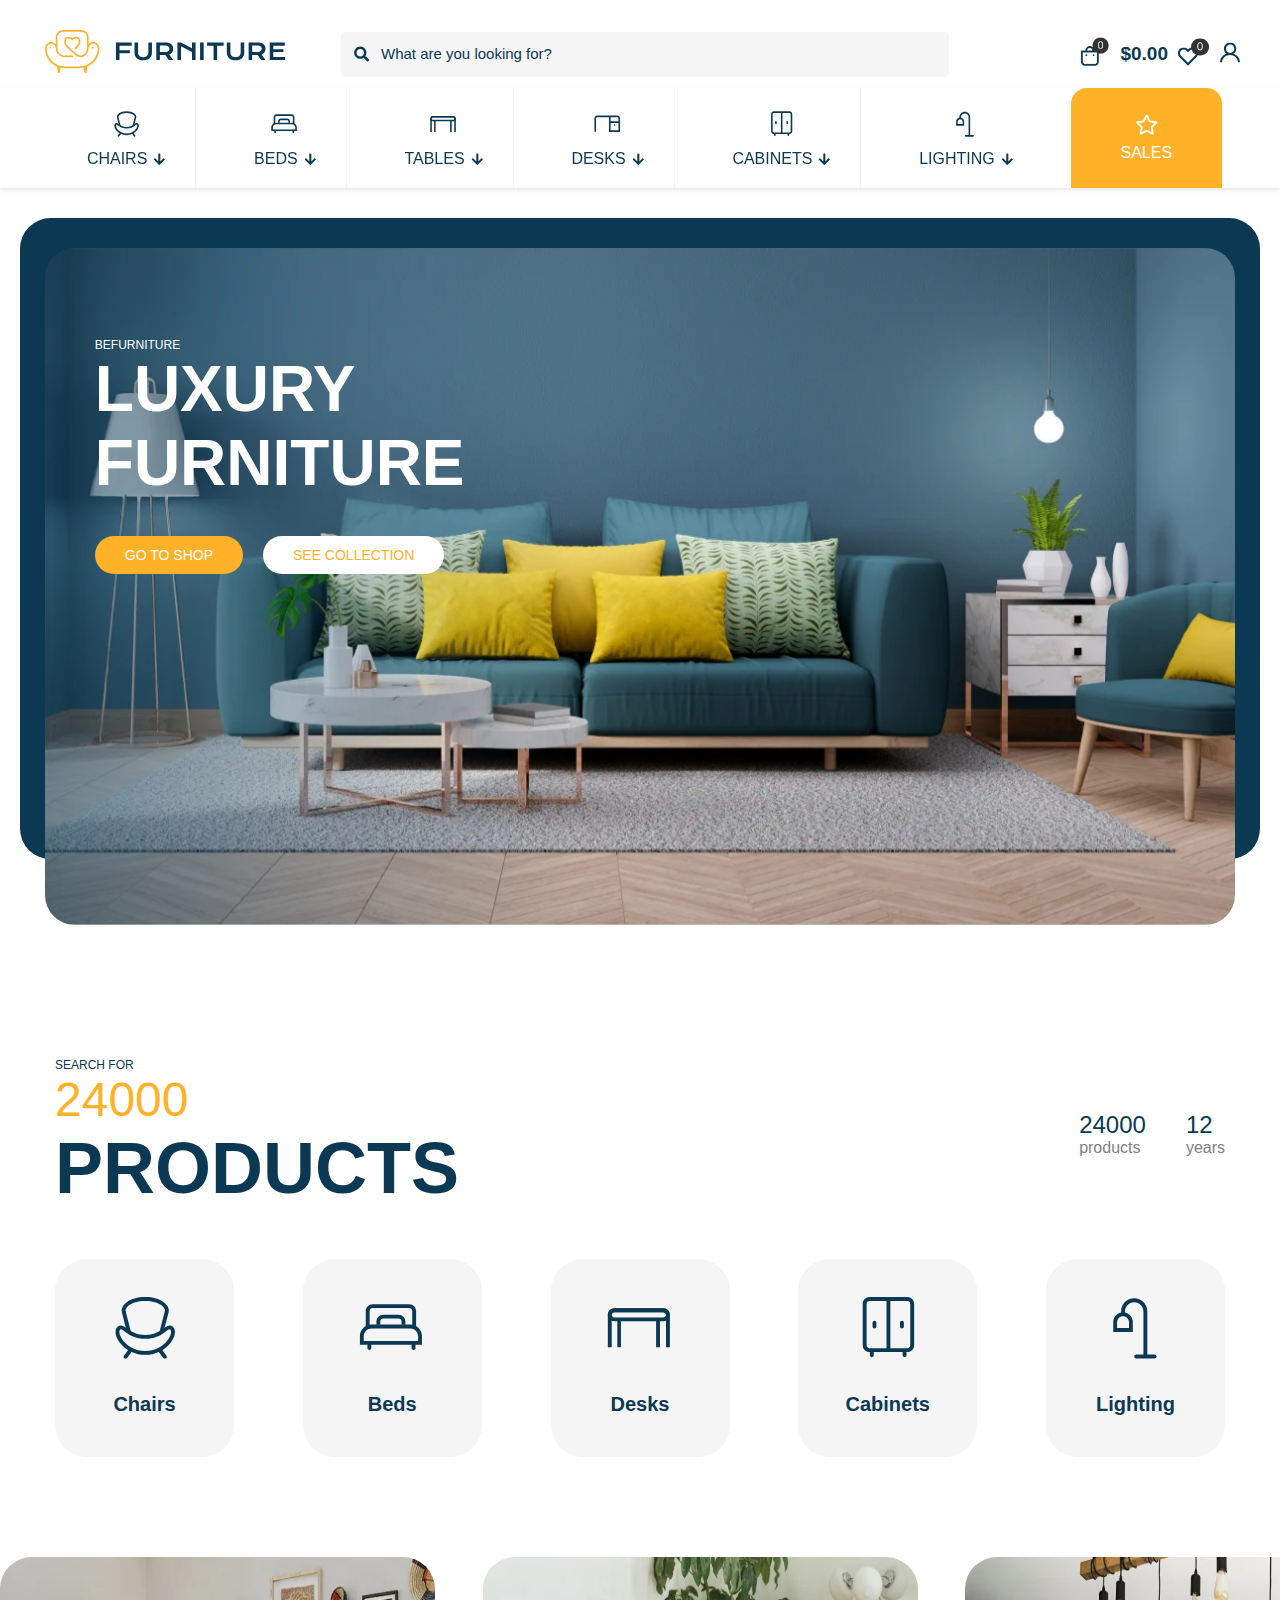
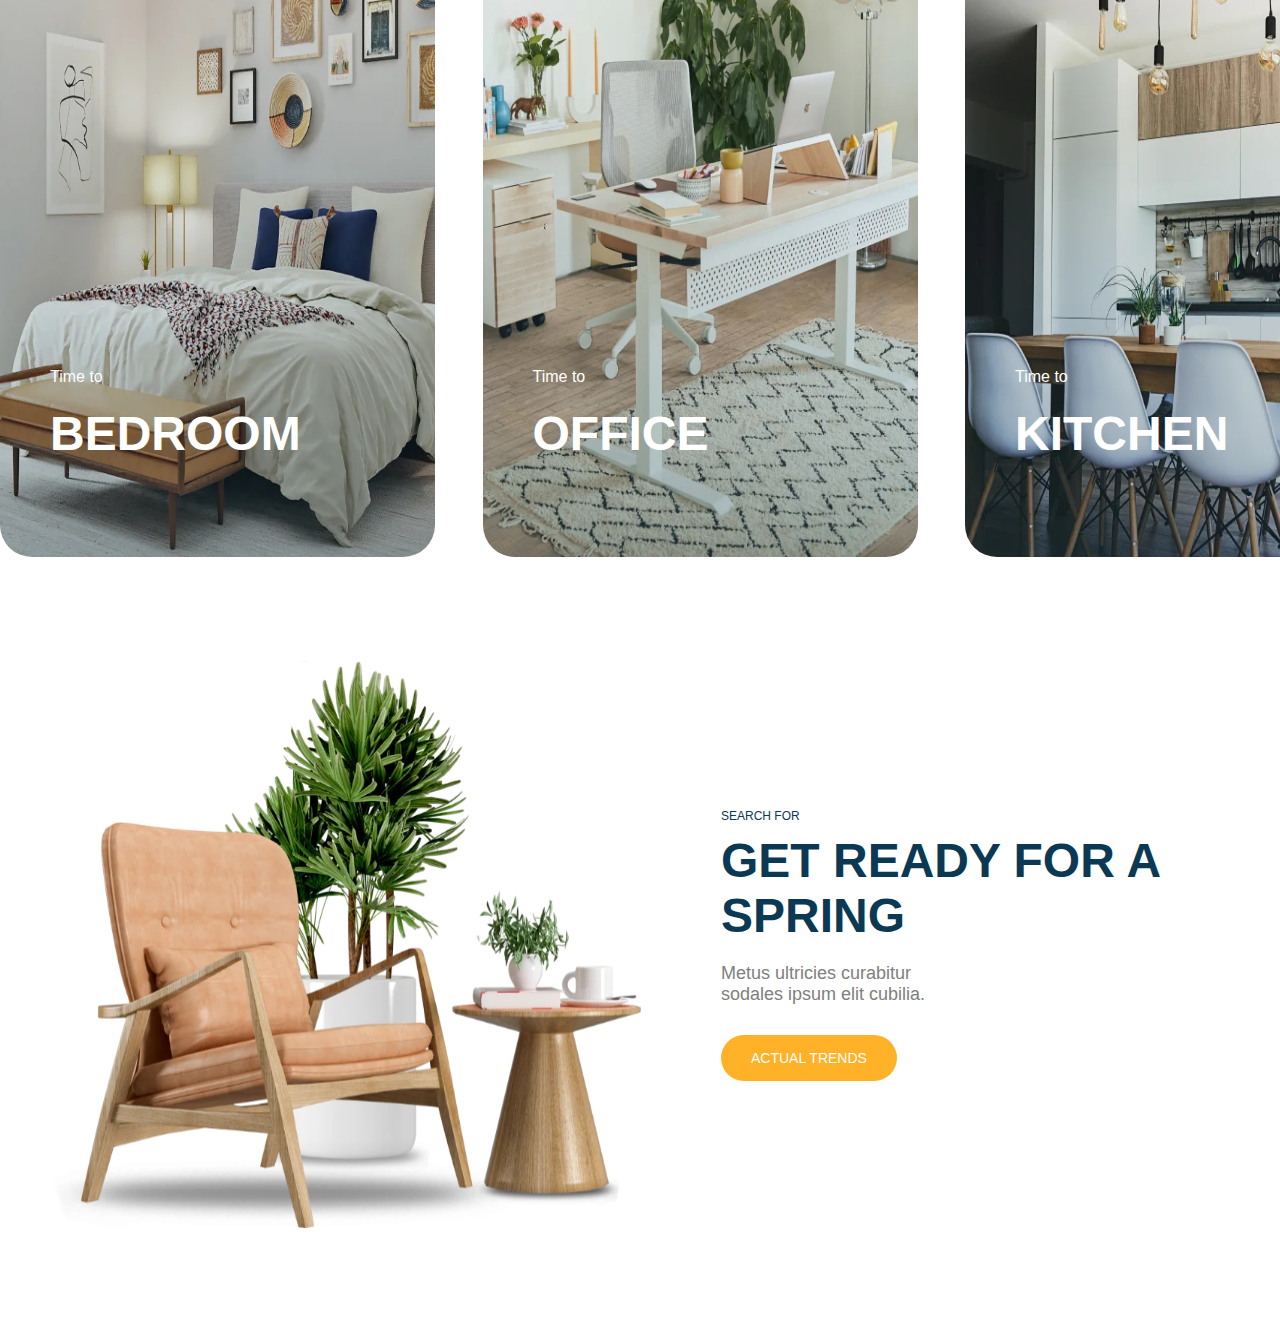
<file: index.html>
<!DOCTYPE html>
<html lang="en">
  <head>
    <meta charset="UTF-8" />
    <meta http-equiv="X-UA-Compatible" content="IE=edge" />
    <meta name="viewport" content="width=device-width, initial-scale=1.0" />
    <link rel="preconnect" href="https://fonts.googleapis.com" />
    <link rel="preconnect" href="https://fonts.gstatic.com" crossorigin />
    <link
      href="https://fonts.googleapis.com/css2?family=Sora:wght@100..800&display=swap"
      rel="stylesheet"
    />
    <link rel="stylesheet" href="./main.css" />
    <title>BeFurnitureStore</title>
    <link rel="website icon" href="./imgs/title.png" />
  </head>
  <body>
    <header>
      <div class="header-container">
        <div class="header-wrap">
          <div class="logoandsearch">
            <div class="logo">
              <img
                id="logo"
                onclick="backMainPageByLogo()"
                src="./imgs/logo.svg"
                alt="logo"
              />
            </div>
            <div class="searchInput">
              <img src="./imgs/searchSymbol.svg" alt="search icon" />
              <input type="search" placeholder="What are you looking for?" />
            </div>
          </div>

          <div class="user-statuses">
            <div class="cart">
              <img src="./imgs/cart.jpg" width="30px" height="30px" />
            </div>
            <div class="ballance">$0.00</div>
            <div class="whishlist">
              <img src="./imgs/wishlist.svg" />
            </div>
            <div class="user">
              <img id="user" src="./imgs/user.svg" />
            </div>
          </div>
        </div>
        <div class="hidden-login-container">
          <div class="login-header">
            <h6>Login</h6>
          </div>

          <input type="text" placeholder="Username or email" />
          <input type="password" placeholder="Password" />

          <div class="btnandp">
            <button>Login</button>
            <p>Lost your password?</p>
          </div>
        </div>
      </div>
    </header>
    <nav>
      <div class="second-container">
        <ul>
          <li>
            <a href="#">
              <img src="./imgs/chair.svg" alt="chair" />
              <span
                >CHAIRS
                <svg
                  width="12"
                  height="13"
                  viewBox="0 0 12 13"
                  fill="none"
                  xmlns="http://www.w3.org/2000/svg"
                >
                  <path
                    d="M11.1338 5.41711L11.6924 5.97571C11.9209 6.22961 11.9209 6.61047 11.6924 6.83899L6.76663 11.7648C6.51273 12.0187 6.13187 12.0187 5.90335 11.7648L0.952179 6.83899C0.723663 6.61047 0.723663 6.20422 0.952179 5.97571L1.51077 5.41711C1.76468 5.16321 2.14554 5.1886 2.39944 5.41711L5.31937 8.48938V1.17688C5.31937 0.846802 5.57327 0.567505 5.92874 0.567505H6.74124C7.07132 0.567505 7.35062 0.846802 7.35062 1.17688V8.48938L10.2451 5.41711C10.4991 5.1886 10.8799 5.16321 11.1338 5.41711Z"
                    fill="#0B3954"
                  />
                </svg>
              </span>
            </a>
          </li>
          <li>
            <a href="#">
              <img src="./imgs/bed.svg.svg" alt="beds" />
              <span
                >BEDS
                <svg
                  width="12"
                  height="13"
                  viewBox="0 0 12 13"
                  fill="none"
                  xmlns="http://www.w3.org/2000/svg"
                >
                  <path
                    d="M11.1338 5.41711L11.6924 5.97571C11.9209 6.22961 11.9209 6.61047 11.6924 6.83899L6.76663 11.7648C6.51273 12.0187 6.13187 12.0187 5.90335 11.7648L0.952179 6.83899C0.723663 6.61047 0.723663 6.20422 0.952179 5.97571L1.51077 5.41711C1.76468 5.16321 2.14554 5.1886 2.39944 5.41711L5.31937 8.48938V1.17688C5.31937 0.846802 5.57327 0.567505 5.92874 0.567505H6.74124C7.07132 0.567505 7.35062 0.846802 7.35062 1.17688V8.48938L10.2451 5.41711C10.4991 5.1886 10.8799 5.16321 11.1338 5.41711Z"
                    fill="#0B3954"
                  />
                </svg>
              </span>
            </a>
          </li>
          <li>
            <a href="#">
              <img src="./imgs/table.svg" alt="table" />
              <span
                >TABLES
                <svg
                  width="12"
                  height="13"
                  viewBox="0 0 12 13"
                  fill="none"
                  xmlns="http://www.w3.org/2000/svg"
                >
                  <path
                    d="M11.1338 5.41711L11.6924 5.97571C11.9209 6.22961 11.9209 6.61047 11.6924 6.83899L6.76663 11.7648C6.51273 12.0187 6.13187 12.0187 5.90335 11.7648L0.952179 6.83899C0.723663 6.61047 0.723663 6.20422 0.952179 5.97571L1.51077 5.41711C1.76468 5.16321 2.14554 5.1886 2.39944 5.41711L5.31937 8.48938V1.17688C5.31937 0.846802 5.57327 0.567505 5.92874 0.567505H6.74124C7.07132 0.567505 7.35062 0.846802 7.35062 1.17688V8.48938L10.2451 5.41711C10.4991 5.1886 10.8799 5.16321 11.1338 5.41711Z"
                    fill="#0B3954"
                  />
                </svg>
              </span>
            </a>
          </li>
          <li>
            <a href="#">
              <img src="./imgs/desk.svg.svg" alt="desk" />
              <span
                >DESKS
                <svg
                  width="12"
                  height="13"
                  viewBox="0 0 12 13"
                  fill="none"
                  xmlns="http://www.w3.org/2000/svg"
                >
                  <path
                    d="M11.1338 5.41711L11.6924 5.97571C11.9209 6.22961 11.9209 6.61047 11.6924 6.83899L6.76663 11.7648C6.51273 12.0187 6.13187 12.0187 5.90335 11.7648L0.952179 6.83899C0.723663 6.61047 0.723663 6.20422 0.952179 5.97571L1.51077 5.41711C1.76468 5.16321 2.14554 5.1886 2.39944 5.41711L5.31937 8.48938V1.17688C5.31937 0.846802 5.57327 0.567505 5.92874 0.567505H6.74124C7.07132 0.567505 7.35062 0.846802 7.35062 1.17688V8.48938L10.2451 5.41711C10.4991 5.1886 10.8799 5.16321 11.1338 5.41711Z"
                    fill="#0B3954"
                  />
                </svg>
              </span>
            </a>
          </li>
          <li>
            <a href="#">
              <img src="./imgs/cabinet.svg.svg" alt="cabinet" />
              <span
                >CABINETS
                <svg
                  width="12"
                  height="13"
                  viewBox="0 0 12 13"
                  fill="none"
                  xmlns="http://www.w3.org/2000/svg"
                >
                  <path
                    d="M11.1338 5.41711L11.6924 5.97571C11.9209 6.22961 11.9209 6.61047 11.6924 6.83899L6.76663 11.7648C6.51273 12.0187 6.13187 12.0187 5.90335 11.7648L0.952179 6.83899C0.723663 6.61047 0.723663 6.20422 0.952179 5.97571L1.51077 5.41711C1.76468 5.16321 2.14554 5.1886 2.39944 5.41711L5.31937 8.48938V1.17688C5.31937 0.846802 5.57327 0.567505 5.92874 0.567505H6.74124C7.07132 0.567505 7.35062 0.846802 7.35062 1.17688V8.48938L10.2451 5.41711C10.4991 5.1886 10.8799 5.16321 11.1338 5.41711Z"
                    fill="#0B3954"
                  />
                </svg>
              </span>
            </a>
          </li>
          <li>
            <a href="#">
              <img src="imgs/lightning.svg" alt="light" />
              <span
                >LIGHTING
                <svg
                  width="12"
                  height="13"
                  viewBox="0 0 12 13"
                  fill="none"
                  xmlns="http://www.w3.org/2000/svg"
                >
                  <path
                    d="M11.1338 5.41711L11.6924 5.97571C11.9209 6.22961 11.9209 6.61047 11.6924 6.83899L6.76663 11.7648C6.51273 12.0187 6.13187 12.0187 5.90335 11.7648L0.952179 6.83899C0.723663 6.61047 0.723663 6.20422 0.952179 5.97571L1.51077 5.41711C1.76468 5.16321 2.14554 5.1886 2.39944 5.41711L5.31937 8.48938V1.17688C5.31937 0.846802 5.57327 0.567505 5.92874 0.567505H6.74124C7.07132 0.567505 7.35062 0.846802 7.35062 1.17688V8.48938L10.2451 5.41711C10.4991 5.1886 10.8799 5.16321 11.1338 5.41711Z"
                    fill="#0B3954"
                  />
                </svg>
              </span>
            </a>
          </li>
          <li class="highlighted">
            <a href="#">
              <img src="./imgs/star.svg" alt="sales" />
              <span class="white">SALES</span>
            </a>
          </li>
        </ul>
      </div>
    </nav>
    <main>
      <section id="hero">
        <div class="hero-wrap">
          <div class="bg-img">
            <img src="./imgs/rs-layer (1).svg" alt="Background" />
          </div>
          <div class="section-main-img">
            <img src="./imgs/section-main-img.webp.svg" alt="Main image" />
            <div class="text-content">
              <p>BEFURNITURE</p>
              <h1>
                LUXURY <br />
                FURNITURE
              </h1>
              <div class="btn-group">
                <button class="btnyellow">GO TO SHOP</button>
                <button class="btnwhite">SEE COLLECTION</button>
              </div>
            </div>
            <!-- <div class="circles">
              <div class="circle">+</div>
              <div class="circle">+</div>
              <div class="circle">+</div>
            </div> -->
          </div>
        </div>
      </section>

      <div class="second-container">
        <section id="products-info">
          <div class="searchfor">
            <p>SEARCH FOR</p>

            <div class="colored">
              24000
              <h2>PRODUCTS</h2>
            </div>
          </div>
          <div class="product-detalis">
            <div class="amount">
              <span class="yellow-line"></span>
              24000
              <p>products</p>
            </div>
            <div class="year">
              <span class="yellow-line"></span>
              12
              <p>years</p>
            </div>
          </div>
        </section>

        <section id="products-type">
          <div class="products-filter-section">
            <div class="chair card">
              <img src="./imgs/chair.svg" />
              <h3>Chairs</h3>
            </div>
            <div class="bed card">
              <img src="./imgs/bed.svg.svg" />
              <h3>Beds</h3>
            </div>
            <div class="table card">
              <img src="./imgs/table.svg" />

              <h3>Desks</h3>
            </div>
            <div class="cabinet card">
              <img src="./imgs/cabinet.svg.svg" />

              <h3>Cabinets</h3>
            </div>
            <div class="light card">
              <img src="./imgs/lightning.svg" />
              <h3>Lighting</h3>
            </div>
          </div>
        </section>
      </div>

      <div class="third-container">
        <section id="rooms">
          <div class="room">
            <img src="./imgs/bedroom.png" />
            <div class="description">
              <p>Time to</p>
              <h4>BEDROOM</h4>
            </div>
          </div>
          <div class="room">
            <img src="./imgs/office.png" />
            <div class="description">
              <p>Time to</p>
              <h4>OFFICE</h4>
            </div>
          </div>
          <div class="room">
            <img src="./imgs/kitchen.png" />
            <div class="description">
              <p>Time to</p>
              <h4>KITCHEN</h4>
            </div>
          </div>
        </section>
      </div>
      <div class="second-section">
        <section id="trends">
          <img src="./imgs/brown-chair.svg" />
          <div class="txt">
            <div class="title">SEARCH FOR</div>
            <h5>GET READY FOR A SPRING</h5>
            <p>Metus ultricies curabitur sodales ipsum elit cubilia.</p>
            <button>ACTUAL TRENDS</button>
          </div>
        </section>
      </div>
    </main>
    <script src="./script.js"></script>
  </body>
</html>
</file>
<file: main.css>
header {
  margin-top: 30px;
  margin-bottom: 10px;
}

header .header-container {
  width: 1200px;
  margin: auto;
}

header .logo {
  cursor: pointer;
}

header .header-wrap {
  display: -webkit-box;
  display: -ms-flexbox;
  display: flex;
  -webkit-box-align: center;
      -ms-flex-align: center;
          align-items: center;
  -webkit-box-pack: justify;
      -ms-flex-pack: justify;
          justify-content: space-between;
}

.logoandsearch {
  display: -webkit-box;
  display: -ms-flexbox;
  display: flex;
  -webkit-box-align: center;
      -ms-flex-align: center;
          align-items: center;
}

.searchInput {
  position: relative;
}

.searchInput img {
  position: absolute;
  left: 14px;
  top: 50%;
  -webkit-transform: translateY(-50%);
          transform: translateY(-50%);
  width: 16px;
  height: 16px;
  pointer-events: none;
}

.searchInput input {
  width: 610px;
  height: 47px;
  padding: 10px 10px 10px 40px;
  font-size: 14px;
  border: 1px solid #ffff;
  border-radius: 6px;
  background-color: #f5f5f5;
  outline: none;
  color: #0b3954;
}

.searchInput input::-webkit-input-placeholder {
  color: #0b3954;
  font-size: 15px;
}

.searchInput input:-ms-input-placeholder {
  color: #0b3954;
  font-size: 15px;
}

.searchInput input::-ms-input-placeholder {
  color: #0b3954;
  font-size: 15px;
}

.searchInput input::placeholder {
  color: #0b3954;
  font-size: 15px;
}

.user-statuses {
  cursor: pointer;
  display: -webkit-box;
  display: -ms-flexbox;
  display: flex;
  -webkit-box-align: center;
      -ms-flex-align: center;
          align-items: center;
  gap: 10px;
}

.user-statuses .ballance {
  color: #0b3954;
  font-weight: bold;
  font-size: 19px;
}

nav {
  position: -webkit-sticky;
  position: sticky;
  top: 0;
  z-index: 999;
  background-color: #ffff;
  -webkit-box-shadow: 0 2px 4px rgba(0, 0, 0, 0.1);
          box-shadow: 0 2px 4px rgba(0, 0, 0, 0.1);
}

nav .second-container {
  width: 1170px;
  margin: auto;
}

nav .second-container > ul {
  list-style: none;
  padding: 0;
  margin: 0;
  display: -webkit-box;
  display: -ms-flexbox;
  display: flex;
  -ms-flex-pack: distribute;
      justify-content: space-around;
  -webkit-box-align: center;
      -ms-flex-align: center;
          align-items: center;
  gap: 24px;
}

nav .second-container > ul > li {
  position: relative;
  padding: 20px 30px;
  border-right: 1px solid #f5f5f5;
}

nav .second-container > ul > li > a {
  display: -webkit-box;
  display: -ms-flexbox;
  display: flex;
  -webkit-box-orient: vertical;
  -webkit-box-direction: normal;
      -ms-flex-direction: column;
          flex-direction: column;
  -webkit-box-align: center;
      -ms-flex-align: center;
          align-items: center;
  text-decoration: none;
  color: #333;
}

nav .second-container > ul > li > a span {
  padding-top: 9px;
  color: #0b3954;
  display: -webkit-box;
  display: -ms-flexbox;
  display: flex;
  -webkit-box-align: center;
      -ms-flex-align: center;
          align-items: center;
  gap: 6px;
  font-size: 16px;
}

nav .second-container > ul > li:nth-last-child(2) {
  border-right: none;
}

nav .second-container > ul > li:not(.highlighted):hover span {
  -webkit-transition: 0.5s;
  transition: 0.5s;
  color: #ffb128;
}

nav .second-container > ul > li:not(.highlighted):hover span svg path {
  fill: #ffb128;
  -webkit-transition: 0.5s;
  transition: 0.5s;
}

nav .second-container .highlighted {
  background-color: #ffb128;
  border-top-left-radius: 16px;
  border-top-right-radius: 16px;
  padding: 26px 50px;
}

nav .second-container .highlighted:hover {
  background-color: #0b3954;
  -webkit-transition: 0.5s;
  transition: 0.5s;
}

nav .second-container .white {
  color: #ffff;
}

section#hero {
  height: 740px;
  width: 1240px;
  margin: 0 auto;
  position: relative;
}

section#hero .hero-wrap {
  margin-top: 30px;
}

section#hero .hero-wrap .bg-img {
  position: absolute;
  left: 0;
  right: 0;
}

section#hero .hero-wrap .bg-img img {
  width: 100%;
}

section#hero .hero-wrap .section-main-img {
  position: absolute;
  top: 4%;
  left: 2%;
  right: 2%;
}

section#hero .hero-wrap .section-main-img img {
  border-radius: 30px;
  width: 100%;
}

section#hero .hero-wrap .text-content {
  position: absolute;
  top: 0%;
  color: #ffff;
  padding-top: 90px;
  padding-left: 50px;
}

section#hero .hero-wrap .text-content p {
  font-size: 12px;
}

section#hero .hero-wrap .text-content h1 {
  font-size: 64px;
}

section#hero .btn-group {
  padding-top: 36px;
  display: -webkit-box;
  display: -ms-flexbox;
  display: flex;
  -webkit-box-align: center;
      -ms-flex-align: center;
          align-items: center;
  gap: 20px;
}

section#hero .btn-group .btnyellow {
  font-size: 14px;
  border-radius: 45px;
  padding: 11px 30px;
  background-color: #ffb128;
  color: #ffff;
  border: none;
  cursor: pointer;
  -webkit-transition: 0.5s;
  transition: 0.5s;
}

section#hero .btn-group .btnyellow:hover {
  background-color: #ffff;
  color: #ffb128;
  border: none;
  -webkit-transition: 0.5s;
  transition: 0.5s;
}

section#hero .btn-group .btnwhite {
  font-size: 14px;
  border-radius: 45px;
  padding: 11px 30px;
  background-color: #ffff;
  color: #ffb128;
  border: none;
  cursor: pointer;
  -webkit-transition: 0.5s;
  transition: 0.5s;
}

section#hero .btn-group .btnwhite:hover {
  background-color: #ffb128;
  color: #ffff;
  border: none;
  -webkit-transition: 0.5s;
  transition: 0.5s;
}

.second-container {
  width: 1170px;
  margin: auto;
}

.second-container section#products-info {
  margin-bottom: 50px;
  margin-top: 100px;
  display: -webkit-box;
  display: -ms-flexbox;
  display: flex;
  -webkit-box-align: center;
      -ms-flex-align: center;
          align-items: center;
  -webkit-box-pack: justify;
      -ms-flex-pack: justify;
          justify-content: space-between;
}

.second-container section#products-info .searchfor p {
  font-size: 12px;
  color: #0b3954;
}

.second-container section#products-info .searchfor .colored {
  color: #ffb128;
  font-size: 48px;
}

.second-container section#products-info .searchfor .colored h2 {
  width: 310px;
  color: #0b3954;
}

.second-container section#products-info .product-detalis {
  display: -webkit-box;
  display: -ms-flexbox;
  display: flex;
  gap: 40px;
}

.second-container section#products-info .product-detalis .amount {
  font-size: 24px;
  color: #0b3954;
}

.second-container section#products-info .product-detalis .amount p {
  font-size: 16px;
  color: grey;
}

.second-container section#products-info .product-detalis .year {
  font-size: 24px;
  color: #0b3954;
}

.second-container section#products-info .product-detalis .year p {
  font-size: 16px;
  color: grey;
}

section#products-type {
  margin-bottom: 100px;
}

section#products-type .products-filter-section {
  display: -webkit-box;
  display: -ms-flexbox;
  display: flex;
  -webkit-box-align: center;
      -ms-flex-align: center;
          align-items: center;
  -webkit-box-pack: justify;
      -ms-flex-pack: justify;
          justify-content: space-between;
}

section#products-type .products-filter-section .card {
  cursor: pointer;
  width: 179px;
  height: 198px;
  background-color: #f5f5f5;
  padding: 30px 9px 30px 9px;
  text-align: center;
  border-radius: 32px;
}

section#products-type .products-filter-section .card img {
  width: 80px;
  height: 80px;
}

section#products-type .products-filter-section .card h3 {
  font-size: 20px;
  color: #0b3954;
  padding-top: 20px;
}

section#products-type .products-filter-section .card:hover {
  background-color: #ffff;
  -webkit-box-shadow: 0 4px 12px rgba(0, 0, 0, 0.2);
          box-shadow: 0 4px 12px rgba(0, 0, 0, 0.2);
  -webkit-transition: 0.5s;
  transition: 0.5s;
}

.third-container {
  width: 1400px;
  margin: auto;
  margin-bottom: 100px;
}

.third-container section#rooms {
  display: -webkit-box;
  display: -ms-flexbox;
  display: flex;
  -webkit-box-align: center;
      -ms-flex-align: center;
          align-items: center;
  -webkit-box-pack: center;
      -ms-flex-pack: center;
          justify-content: center;
  -webkit-box-pack: justify;
      -ms-flex-pack: justify;
          justify-content: space-between;
}

.third-container section#rooms .room {
  position: relative;
}

.third-container section#rooms .room img {
  width: 435px;
  height: 600px;
  border-radius: 32px;
}

.third-container section#rooms .room .description {
  position: absolute;
  bottom: 100px;
  left: 50px;
}

.third-container section#rooms .room .description p {
  font-size: 16px;
  color: #ffff;
}

.third-container section#rooms .room .description h4 {
  font-size: 48px;
  color: #ffff;
  padding-top: 20px;
  cursor: pointer;
}

.third-container section#rooms .room .description h4:hover {
  color: #ffb128;
  -webkit-transform: scale(1.05);
          transform: scale(1.05);
  -webkit-transition: 0.5s;
  transition: 0.5s;
}

.second-section {
  width: 1170px;
  margin: auto;
}

.second-section section#trends {
  margin-bottom: 100px;
  display: -webkit-box;
  display: -ms-flexbox;
  display: flex;
  -webkit-box-align: center;
      -ms-flex-align: center;
          align-items: center;
  -webkit-box-pack: center;
      -ms-flex-pack: center;
          justify-content: center;
  gap: 80px;
}

.second-section section#trends .txt .title {
  color: #0b3954;
  font-size: 12px;
  margin-bottom: 10px;
}

.second-section section#trends .txt h5 {
  font-size: 48px;
  color: #0b3954;
  margin-bottom: 20px;
}

.second-section section#trends .txt p {
  font-size: 18px;
  color: grey;
  margin-bottom: 30px;
  max-width: 250px;
}

.second-section section#trends .txt button {
  font-size: 14px;
  border-radius: 80px;
  padding: 15px 30px;
  background-color: #ffb128;
  color: #ffff;
  border: none;
  cursor: pointer;
  -webkit-transition: 0.5s;
  transition: 0.5s;
}

.second-section section#trends .txt button:hover {
  background-color: #0b3954;
  color: #ffff;
  border: none;
  -webkit-transition: 0.5s;
  transition: 0.5s;
}

.hidden-login-container {
  background-color: #ffff;
  width: 250px;
  height: 250px;
  -webkit-box-shadow: 3px 3px 5px rgba(0, 0, 0, 0.2);
          box-shadow: 3px 3px 5px rgba(0, 0, 0, 0.2);
  border-radius: 8px;
  display: -webkit-box;
  display: -ms-flexbox;
  display: flex;
  -webkit-box-orient: vertical;
  -webkit-box-direction: normal;
      -ms-flex-direction: column;
          flex-direction: column;
  -webkit-box-align: center;
      -ms-flex-align: center;
          align-items: center;
  -webkit-box-pack: center;
      -ms-flex-pack: center;
          justify-content: center;
  position: fixed;
  top: 25%;
  right: -360px;
  -webkit-transform: translateY(-50%);
          transform: translateY(-50%);
  z-index: 1000;
}

.hidden-login-container.show {
  right: 10px;
}

.hidden-login-container h6 {
  color: #0b3954;
  font-size: 26px;
}

.hidden-login-container input {
  margin-bottom: 5px;
  margin-top: 5px;
  padding: 10px 20px 10px 10px;
  border: 1px solid #ffb128;
  border-radius: 10px;
  outline: none;
}

.hidden-login-container button {
  margin-bottom: 10px;
  cursor: pointer;
  color: #ffff;
  background-color: #ffb128;
  border: none;
  font-size: 16px;
  padding: 10px 60px 10px 60px;
  border-radius: 20px;
}

.hidden-login-container button:hover {
  color: #ffff;
  background-color: #0b3954;
  -webkit-transition: 0.5s;
  transition: 0.5s;
}

.hidden-login-container p {
  color: #0b3954;
  font-size: 14px;
  padding-left: 18px;
}

.hidden-side-cart-container {
  width: 420px;
  background-color: black;
  height: 100vh;
  padding-top: 30px;
  display: none;
}

.hidden-side-cart-container .cross {
  color: aliceblue;
  font-size: 30px;
}

.hidden-side-cart-container h5 {
  color: #0b3954;
  font-size: 30px;
  text-align: center;
  border-bottom: 1px solid #e0e0e0;
  padding-bottom: 20px;
}

.hidden-side-cart-container .centr-txt p {
  color: #e0e0e0;
  font-size: 20px;
  text-align: center;
  padding-top: 300px;
}

.hidden-side-cart-container .total-section {
  background-color: #f7f7f7;
}

.hidden-side-cart-container .subtotal {
  display: -webkit-box;
  display: -ms-flexbox;
  display: flex;
  -webkit-box-pack: justify;
      -ms-flex-pack: justify;
          justify-content: space-between;
}

.hidden-side-cart-container .total {
  display: -webkit-box;
  display: -ms-flexbox;
  display: flex;
}

.dropdown {
  display: none;
  position: absolute;
  -webkit-box-align: center;
      -ms-flex-align: center;
          align-items: center;
  -webkit-box-pack: justify;
      -ms-flex-pack: justify;
          justify-content: space-between;
  background-color: #ffff;
  border-radius: 0 0 24px 24px;
}

.dropdown.right {
  right: 0;
}

.dropdown .dropdown:hover {
  display: block;
}

.dropdown .links {
  padding: 44px;
  min-width: 240px;
}

.dropdown .links ul {
  list-style: none;
}

.dropdown .links ul li a {
  text-decoration: none;
  color: #0b3954;
  font-size: 14px;
  line-height: 34px;
}

.dropdown .links ul li:not(:last-child) {
  border-bottom: 1px solid #f5f5f5;
}

.dropdown .description {
  min-width: 400px;
  padding: 44px;
  background-color: #f5f5f5;
  display: -webkit-box;
  display: -ms-flexbox;
  display: flex;
  -webkit-box-orient: vertical;
  -webkit-box-direction: normal;
      -ms-flex-direction: column;
          flex-direction: column;
  gap: 24px;
}

.dropdown .description h4 {
  color: #4d7286;
}

.dropdown .description .wrap {
  color: grey;
}

.dropdown .description .wrap P {
  color: #0b3954;
  font-size: 20px;
}

* {
  margin: 0;
  padding: 0;
  -webkit-box-sizing: border-box;
          box-sizing: border-box;
  font-family: "Segoe UI", Tahoma, Geneva, Verdana, sans-serif;
}
/*# sourceMappingURL=main.css.map */
</file>
